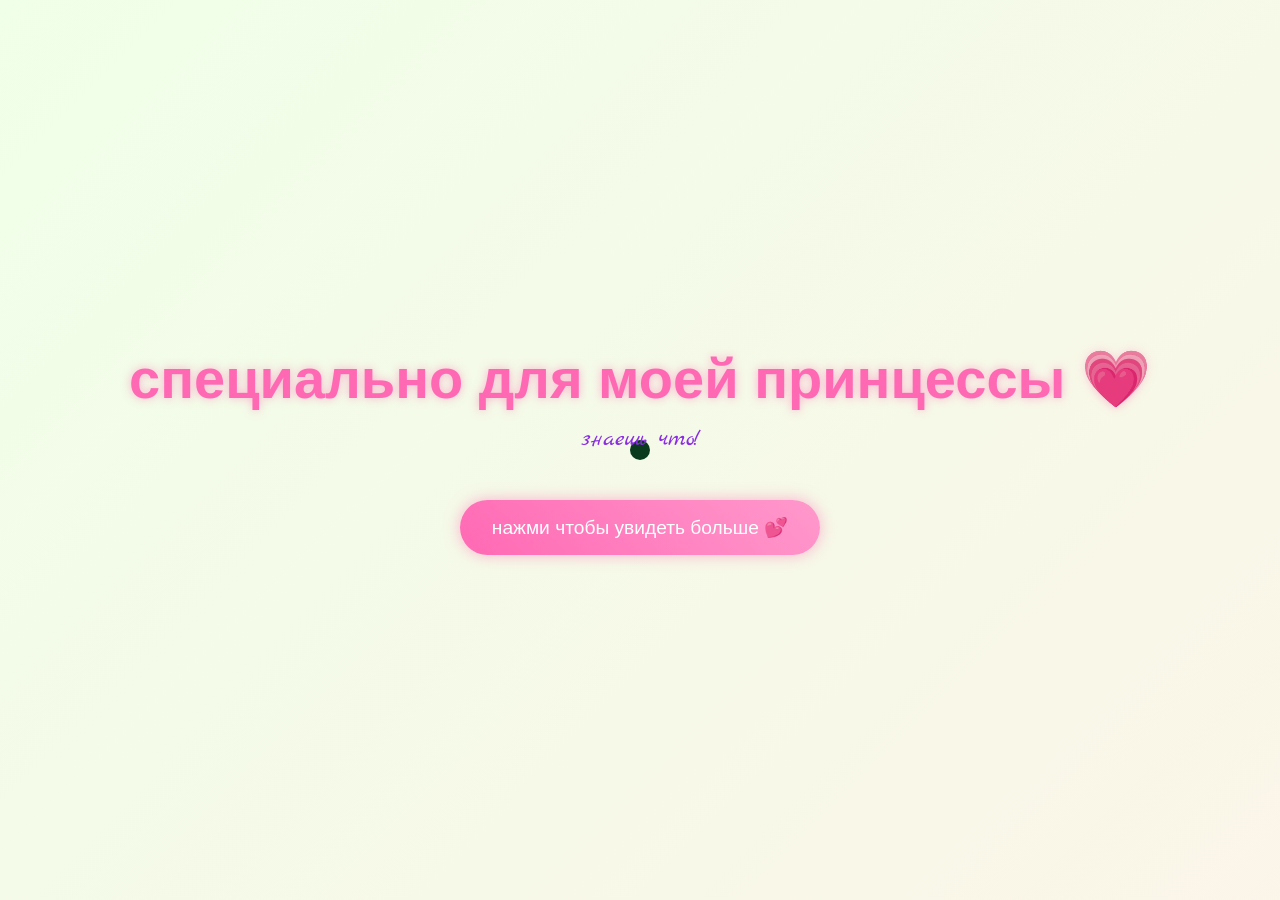
<file: index.html>
<!DOCTYPE html>
<html lang="ru">
<head>
    <meta charset="UTF-8">
    <meta name="viewport" content="width=device-width, initial-scale=1.0">
    <title>с днем принцесс💕</title>
    <script src="https://cdnjs.cloudflare.com/ajax/libs/gsap/3.12.2/gsap.min.js"></script>
    <link rel="stylesheet" href="style.css">
    
</head>
<body>
    <div class="cursor"></div>
    <div class="container">
        <h1>специально для моей принцессы 💗</h1>
        <div class="greeting"></div>
        <button class="cta-button">нажми чтобы увидеть больше 💕</button>
    </div>

    <script src="script.js">
        
    </script>
</body>
</html>
</file>
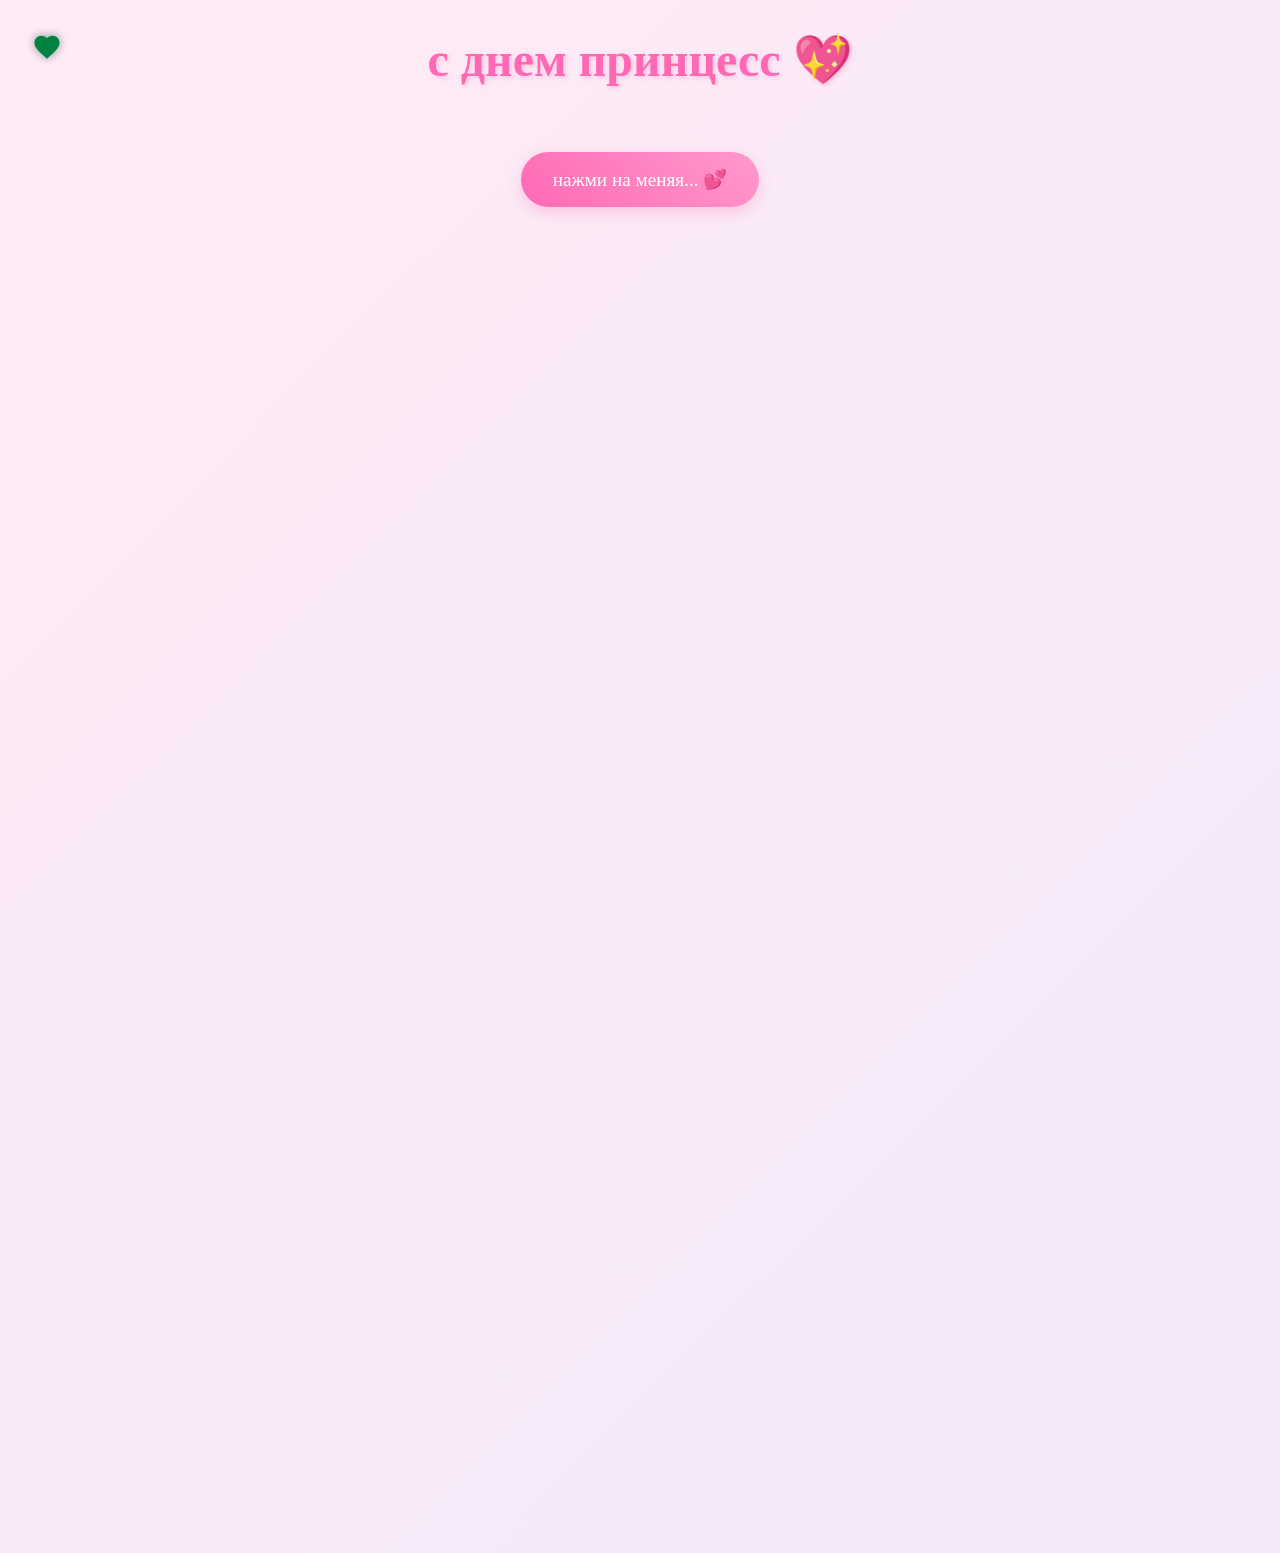
<file: cause.html>
<!DOCTYPE html>
<html lang="ru">
<head>
    <meta charset="UTF-8">
    <meta name="viewport" content="width=device-width, initial-scale=1.0">
    <title>ты моя самая лучшая! 💖</title>
    <script src="https://cdnjs.cloudflare.com/ajax/libs/gsap/3.12.2/gsap.min.js"></script>
    <link rel="stylesheet" href="./cause.css">
    <style>
       
    </style>
</head>
<body>
    <div class="custom-cursor">
        <svg viewBox="0 0 24 24">
            <path fill="#ff69b4" d="M12 21.35l-1.45-1.32C5.4 15.36 2 12.28 2 8.5 2 5.42 4.42 3 7.5 3c1.74 0 3.41.81 4.5 2.09C13.09 3.81 14.76 3 16.5 3 19.58 3 22 5.42 22 8.5c0 3.78-3.4 6.86-8.55 11.54L12 21.35z"/>
        </svg>
    </div>

    <div class="container">
        <h1>с днем принцесс 💖</h1>
        
        <div id="reasons-container"></div>
        
        <button class="shuffle-button">нажми на меняя... 💕</button>
        <div class="reason-counter"></div>

        <div class="ending-section">
            <div class="teddy-hug">
                <img src="./d1.jpg" alt="Teddy Hug">
            </div>
            <div class="ending-text">ты просто КОСМОСС ! 💖</div>
        </div>
    </div>

    <script src="cause.js">
       
    </script>
</body>
</html>
</file>
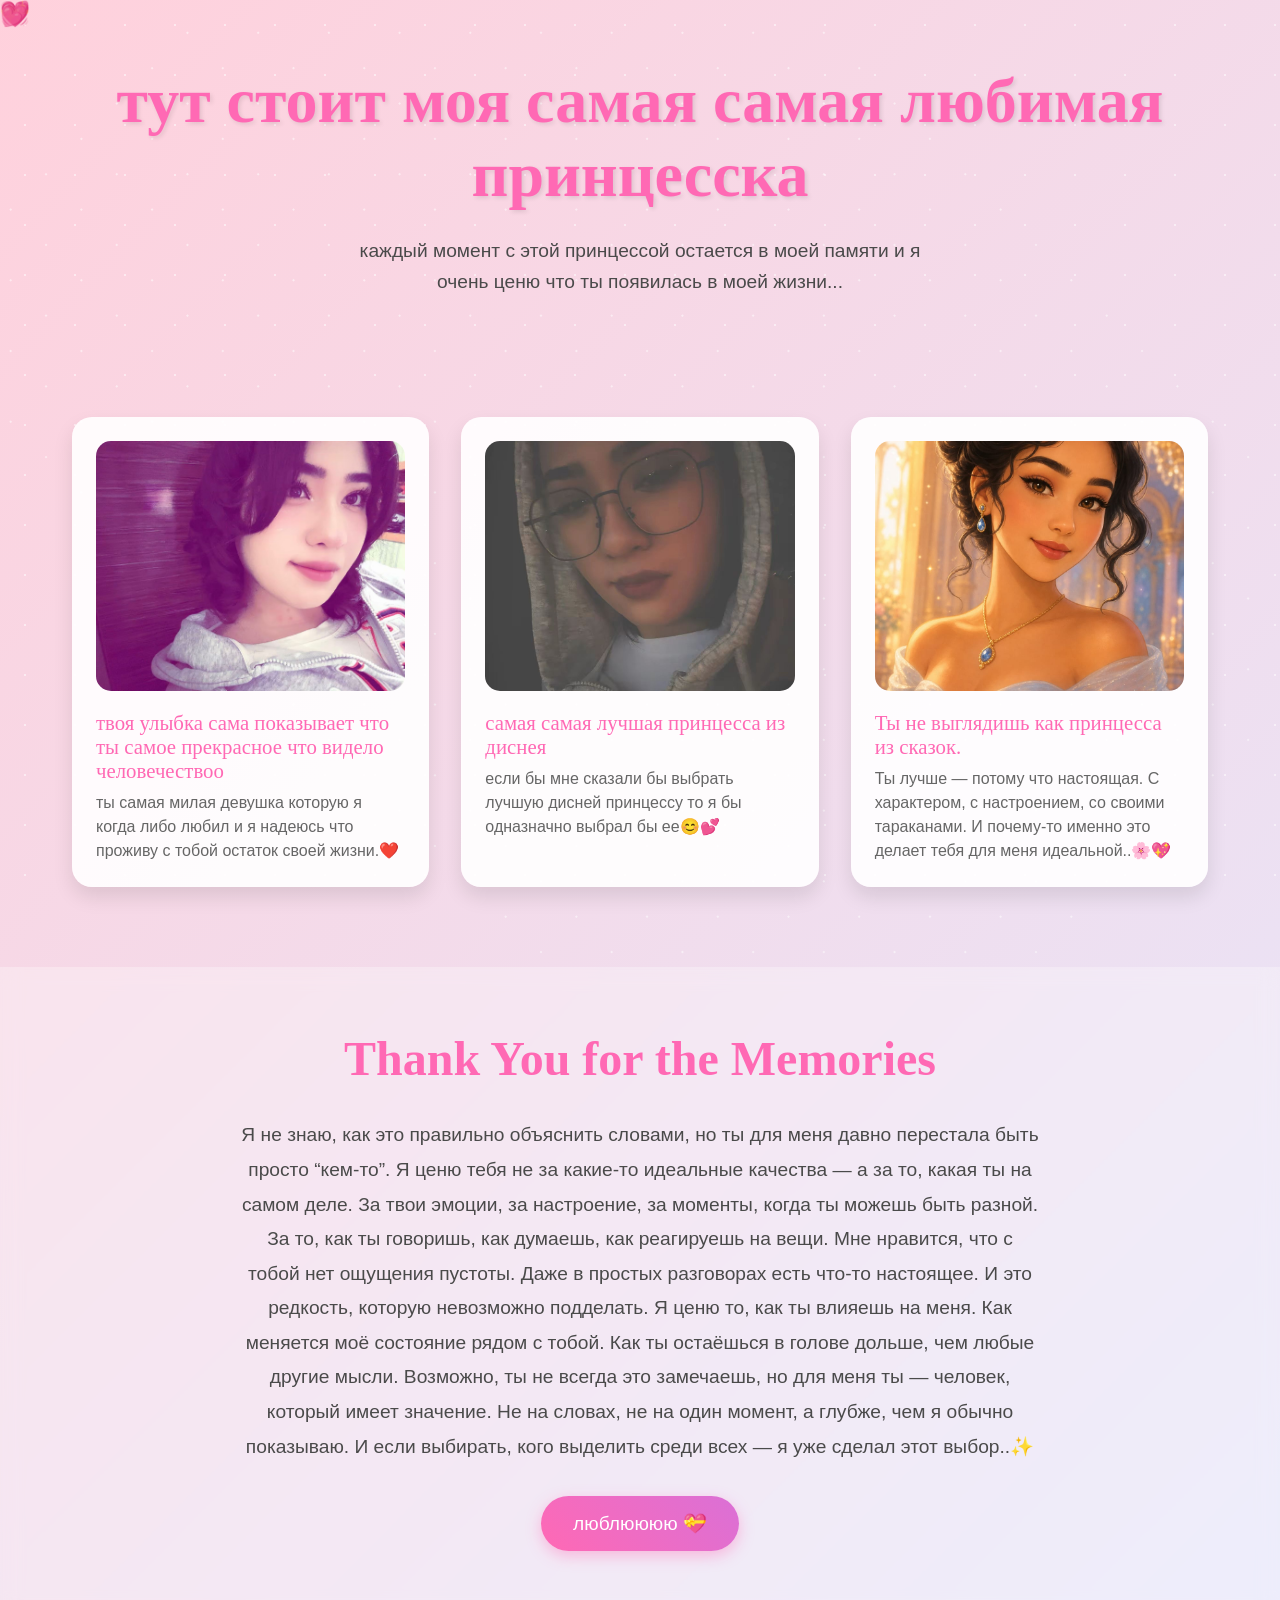
<file: last.html>
<!DOCTYPE html>
<html lang="ru">

<head>
    <meta charset="UTF-8">
    <meta name="viewport" content="width=device-width, initial-scale=1.0">
    <title>фоточки моей принцессы ✨</title>
    <style>
        @import url('https://fonts.googleapis.com/css2?family=Marck+Script&display=swap');

        * {
            margin: 0;
            padding: 0;
            box-sizing: border-box;
        }

        body {
            min-height: 100vh;
            background: linear-gradient(135deg,
                    #ffd1dc 0%,
                    #e6e6fa 25%,
                    #ffefd5 50%,
                    #e6e6fa 75%,
                    #ffd1dc 100%);
            background-size: 400% 400%;
            animation: gradientFlow 15s ease infinite;
            font-family: 'Quicksand', sans-serif;
            overflow-x: hidden;
            color: #4a4a4a;
        }

        @keyframes gradientFlow {
            0% {
                background-position: 0% 50%;
            }

            50% {
                background-position: 100% 50%;
            }

            100% {
                background-position: 0% 50%;
            }
        }

        /* Enhanced Sparkle Effect */
        .magic-sparkles {
            position: fixed;
            top: 0;
            left: 0;
            width: 100%;
            height: 100%;
            pointer-events: none;
            z-index: 1;
        }

        .sparkle {
            position: absolute;
            width: 6px;
            height: 6px;
            border-radius: 50%;
            background-color: white;
            animation: twinkle var(--duration, 4s) ease-in-out infinite;
            opacity: 0;
        }

        @keyframes twinkle {

            0%,
            100% {
                opacity: 0;
                transform: scale(0.5);
            }

            50% {
                opacity: 0.8;
                transform: scale(1);
            }
        }

        /* Generate 50 sparkles with different positions and animations */
        .magic-sparkles::before,
        .magic-sparkles::after {
            content: '';
            position: absolute;
            width: 100%;
            height: 100%;
            background-image: radial-gradient(circle, white 1px, transparent 1px);
            background-size: 50px 50px;
            animation: sparkleLayer 8s linear infinite;
            opacity: 0.5;
        }

        .magic-sparkles::after {
            animation-delay: -4s;
            transform: rotate(45deg);
        }

        @keyframes sparkleLayer {
            0% {
                transform: translateY(0);
            }

            100% {
                transform: translateY(-50px);
            }
        }

        /* Floating Hearts */
        .floating-hearts {
            position: fixed;
            width: 100%;
            height: 100%;
            pointer-events: none;
            z-index: 2;
        }

        .heart {
            position: absolute;
            font-size: 1.5rem;
            color: rgba(255, 105, 180, 0.6);
            animation: floatHeart var(--float-duration, 6s) ease-in-out infinite;
            animation-delay: var(--delay, 0s);
        }

        @keyframes floatHeart {
            0% {
                transform: translate(0, 100vh) rotate(0deg);
            }

            100% {
                transform: translate(var(--translate-x, 0), -100vh) rotate(360deg);
            }
        }

        /* Welcome Section */
        .welcome {
            text-align: center;
            padding: 4rem 2rem;
            position: relative;
            z-index: 3;
        }

        .welcome h1 {
            font-family: 'Dancing Script', cursive;
            font-size: 4rem;
            color: #ff69b4;
            text-shadow: 2px 2px 4px rgba(0, 0, 0, 0.1);
            animation: fadeInScale 2s ease;
        }

        .welcome p {
            font-size: 1.2rem;
            max-width: 600px;
            margin: 1.5rem auto;
            line-height: 1.6;
            animation: fadeIn 2s ease 0.5s both;
        }

        /* Enhanced Memory Cards */
        .memory-container {
            max-width: 1200px;
            margin: 0 auto;
            padding: 2rem;
            display: grid;
            grid-template-columns: repeat(auto-fit, minmax(300px, 1fr));
            gap: 2rem;
            z-index: 3;
            position: relative;
        }

        .memory-card {
            background: rgba(255, 255, 255, 0.9);
            border-radius: 20px;
            padding: 1.5rem;
            box-shadow: 0 10px 20px rgba(0, 0, 0, 0.1);
            transition: all 0.5s cubic-bezier(0.4, 0, 0.2, 1);
            position: relative;
            overflow: hidden;
        }

        .memory-card:hover {
            transform: translateY(-10px) scale(1.02);
            box-shadow: 0 15px 30px rgba(0, 0, 0, 0.15);
        }

        .memory-card::before {
            content: '';
            position: absolute;
            top: 0;
            left: 0;
            width: 100%;
            height: 100%;
            background: linear-gradient(45deg, transparent, rgba(255, 255, 255, 0.4), transparent);
            transform: translateX(-100%);
            transition: 0.5s;
        }

        .memory-card:hover::before {
            transform: translateX(100%);
        }

        .memory-img {
            width: 100%;
            height: 250px;
            object-fit: cover;
            border-radius: 15px;
            margin-bottom: 1rem;
            transition: transform 0.5s ease;
        }

        .memory-card:hover .memory-img {
            transform: scale(1.05);
        }

        .memory-date {
            font-family: 'Dancing Script', cursive;
            color: #ff69b4;
            font-size: 1.3rem;
            margin-bottom: 0.5rem;
        }

        .memory-caption {
            font-size: 1rem;
            line-height: 1.5;
            color: #666;
        }

        /* Final Message Section */
        .final-message {
            text-align: center;
            padding: 4rem 2rem;
            background: rgba(255, 255, 255, 0.3);
            backdrop-filter: blur(10px);
            margin-top: 3rem;
            position: relative;
            z-index: 3;
        }

        .final-message h2 {
            font-family: 'Dancing Script', cursive;
            font-size: 3rem;
            color: #ff69b4;
            margin-bottom: 2rem;
            animation: heartbeat 2s infinite;
        }

        @keyframes heartbeat {

            0%,
            100% {
                transform: scale(1);
            }

            50% {
                transform: scale(1.1);
            }
        }

        .final-message p {
            font-size: 1.2rem;
            max-width: 800px;
            margin: 0 auto 2rem;
            line-height: 1.8;
        }

        .goodbye-btn {
            display: inline-block;
            padding: 1rem 2rem;
            font-size: 1.2rem;
            background: linear-gradient(45deg, #ff69b4, #da70d6);
            color: white;
            border: none;
            border-radius: 50px;
            cursor: pointer;
            text-decoration: none;
            transition: all 0.3s ease;
            box-shadow: 0 5px 15px rgba(255, 105, 180, 0.4);
            animation: float 3s infinite ease-in-out;
        }

        .goodbye-btn:hover {
            transform: translateY(-5px);
            box-shadow: 0 8px 20px rgba(255, 105, 180, 0.6);
        }

        @keyframes float {

            0%,
            100% {
                transform: translateY(0);
            }

            50% {
                transform: translateY(-10px);
            }
        }

        /* Animations */
        @keyframes fadeInScale {
            0% {
                opacity: 0;
                transform: scale(0.8);
            }

            100% {
                opacity: 1;
                transform: scale(1);
            }
        }

        @keyframes fadeIn {
            0% {
                opacity: 0;
            }

            100% {
                opacity: 1;
            }
        }

        /* Generate Hearts */
        .js-generate-hearts {
            position: fixed;
            width: 100%;
            height: 100%;
            pointer-events: none;
            z-index: 2;
        }

        /* Custom Scrollbar */
        ::-webkit-scrollbar {
            width: 12px;
        }

        ::-webkit-scrollbar-track {
            background: rgba(255, 255, 255, 0.4);
        }

        ::-webkit-scrollbar-thumb {
            background: linear-gradient(45deg, #ff69b4, #da70d6);
            border-radius: 6px;
        }

        /* Responsive Design */
        @media (max-width: 768px) {
            .welcome h1 {
                font-size: 3rem;
            }

            .memory-container {
                grid-template-columns: 1fr;
            }

            .final-message h2 {
                font-size: 2.5rem;
            }
        }
    </style>
</head>

<body>
    <div class="magic-sparkles"></div>
    <div class="floating-hearts">
        <!-- Hearts will be generated via CSS -->
        <div class="heart" style="--float-duration: 6s; --delay: 0s; --translate-x: 20px;">💝</div>
        <div class="heart" style="--float-duration: 8s; --delay: 1s; --translate-x: -30px;">💖</div>
        <div class="heart" style="--float-duration: 7s; --delay: 2s; --translate-x: 40px;">💗</div>
        <div class="heart" style="--float-duration: 9s; --delay: 3s; --translate-x: -20px;">💓</div>
        <div class="heart" style="--float-duration: 5s; --delay: 4s; --translate-x: 30px;">💕</div>
    </div>

    <section class="welcome">
        <h1>тут стоит моя самая
            самая любимая
            принцесска</h1>
        <p>каждый момент с этой принцессой остается в моей памяти и я очень ценю что ты появилась в моей жизни...</p>
    </section>

    <div class="memory-container">
        <div class="memory-card">
            <img src="./d1.jpg" alt="First Date" class="memory-img">
            <div class="memory-date">твоя улыбка сама показывает что ты самое прекрасное что видело человечествоо</div>
            <div class="memory-caption">ты самая милая девушка которую я когда либо любил и я надеюсь что проживу с тобой остаток своей жизни.❤️</div>
        </div>
        <div class="memory-card">
            <img src="./d2.jpg" alt="Beach Day" class="memory-img">
            <div class="memory-date">самая самая лучшая принцесса из диснея </div>
            <div class="memory-caption">если бы мне сказали бы выбрать лучшую дисней принцессу то я бы одназначно выбрал бы ее😊💕</div>
        </div>
        <div class="memory-card">
            <img src="./d3.jpg" alt="Movie Night" class="memory-img">
            <div class="memory-date">Ты не выглядишь как принцесса из сказок.</div>
            <div class="memory-caption">Ты лучше — потому что настоящая.
С характером, с настроением, со своими тараканами.
И почему-то именно это делает тебя для меня идеальной..🌸💖</div>
        </div>

    </div>

    <section class="final-message">
        <h2>Thank You for the Memories</h2>
        <p>Я не знаю, как это правильно объяснить словами,
но ты для меня давно перестала быть просто “кем-то”.

Я ценю тебя не за какие-то идеальные качества —
а за то, какая ты на самом деле.
За твои эмоции, за настроение, за моменты, когда ты можешь быть разной.
За то, как ты говоришь, как думаешь, как реагируешь на вещи.

Мне нравится, что с тобой нет ощущения пустоты.
Даже в простых разговорах есть что-то настоящее.
И это редкость, которую невозможно подделать.

Я ценю то, как ты влияешь на меня.
Как меняется моё состояние рядом с тобой.
Как ты остаёшься в голове дольше, чем любые другие мысли.

Возможно, ты не всегда это замечаешь,
но для меня ты — человек, который имеет значение.
Не на словах, не на один момент,
а глубже, чем я обычно показываю.

И если выбирать, кого выделить среди всех —
я уже сделал этот выбор..✨</p>
        <a href="#" class="goodbye-btn">люблюююю 💝</a>
    </section>
</body>

</html>
</file>
<file: style.css>
@import url('https://fonts.googleapis.com/css2?family=Marck+Script&display=swap');

* {
    margin: 0;
    padding: 0;
    box-sizing: border-box;
    cursor: none;
}

body {
    min-height: 100vh;
    display: flex;
    flex-direction: column;
    align-items: center;
    justify-content: center;
    background: linear-gradient(-45deg, #fee9f7, #e8f5fe, #fef2e8, #f0ffe8);
    background-size: 400% 400%;
    animation: gradientBG 15s ease infinite;
    font-family: 'Arial Rounded MT Bold', Arial, sans-serif;
    overflow: hidden;
    position: relative;
}

.cursor {
    width: 20px;
    height: 20px;
    background: pink;
    border-radius: 50%;
    position: fixed;
    pointer-events: none;
    mix-blend-mode: difference;
    transition: transform 0.2s;
}

.container {
    text-align: center;
    z-index: 1;
}

h1 {
    font-size: 3.5rem;
    color: #ff69b4;
    text-shadow: 0 0 10px rgba(255, 105, 180, 0.5);
    margin-bottom: 2rem;
    opacity: 0;
}

.greeting {
    font-size: 1.5rem;
    color: #8a2be2;
    margin-bottom: 3rem;
    min-height: 2em;

    /* добавлено только это */
    font-family: "Marck Script", cursive;
}

.cta-button {
    padding: 1rem 2rem;
    font-size: 1.2rem;
    background: linear-gradient(45deg, #ff69b4, #ff99cc);
    border: none;
    border-radius: 50px;
    color: white;
    cursor: pointer;
    box-shadow: 0 0 15px rgba(255, 105, 180, 0.5);
    transition: transform 0.3s, box-shadow 0.3s;
    opacity: 0;
}

.cta-button:hover {
    transform: scale(1.1);
    box-shadow: 0 0 25px rgba(255, 105, 180, 0.7);
}

.floating {
    position: absolute;
    pointer-events: none;
    opacity: 0;
}

@keyframes gradientBG {
    0% { background-position: 0% 50%; }
    50% { background-position: 100% 50%; }
    100% { background-position: 0% 50%; }
}

@media (max-width: 768px) {
    h1 { font-size: 2rem; }
    .greeting { font-size: 1.2rem; }
    .cta-button { font-size: 1rem; }
}
</file>
<file: cause.css>
@import url('https://fonts.googleapis.com/css2?family=Marck+Script&display=swap');

* {
    margin: 0;
    padding: 0;
    box-sizing: border-box;
    cursor: none;
}

body {
    min-height: 100vh;
    background: linear-gradient(-45deg, #ffe6e6, #e6e6ff, #ffebf5);
    background-size: 400% 400%;
    animation: gradientBG 15s ease infinite;
    font-family: 'Quicksand', sans-serif;
    overflow-x: hidden;
    padding: 2rem;
}

.custom-cursor {
    width: 30px;
    height: 30px;
    position: fixed;
    pointer-events: none;
    z-index: 9999;
    mix-blend-mode: difference;
    transition: transform 0.1s;
}

.custom-cursor svg {
    width: 100%;
    height: 100%;
    filter: drop-shadow(0 0 5px rgba(255, 182, 193, 0.5));
}

.container {
    max-width: 1200px;
    margin: 0 auto;
    text-align: center;
    position: relative;
    z-index: 1;
}

h1 {
    font-family: 'Bubblegum Sans', cursive;
    font-size: 3rem;
    color: #ff69b4;
    text-shadow: 2px 2px 4px rgba(255, 105, 180, 0.3);
    margin-bottom: 2rem;
    animation: bounce 1s ease infinite;
}

.reason-card {
    background: rgba(255, 255, 255, 0.9);
    border-radius: 20px;
    padding: 2rem;
    margin: 1.5rem;
    box-shadow: 0 5px 15px rgba(0, 0, 0, 0.1);
    transition: transform 0.3s, box-shadow 0.3s;
    cursor: pointer;
    position: relative;
    overflow: hidden;
}

.reason-card:hover {
    transform: translateY(-5px);
    box-shadow: 0 8px 25px rgba(255, 105, 180, 0.2);
}

.reason-text {
    font-size: 1.2rem;
    margin-bottom: 1rem;
    position: relative;
    z-index: 2;
}

.gif-overlay {
    position: absolute;
    top: 0;
    left: 0;
    width: 100%;
    height: 100%;
    background: rgba(255, 255, 255, 0.95);
    display: flex;
    align-items: center;
    justify-content: center;
    opacity: 0;
    transition: opacity 0.3s;
    z-index: 1;
}

.reason-card:hover .gif-overlay {
    opacity: 1;
}

.shuffle-button {
    background: linear-gradient(45deg, #ff69b4, #ff99cc);
    border: none;
    border-radius: 50px;
    padding: 1rem 2rem;
    font-size: 1.2rem;
    color: white;
    margin: 2rem 0;
    cursor: pointer;
    transition: transform 0.3s;
    font-family: 'Comic Neue', cursive;
    box-shadow: 0 5px 15px rgba(255, 105, 180, 0.3);
}

.shuffle-button:hover {
    transform: scale(1.1);
}

.floating {
    position: fixed;
    pointer-events: none;
    animation: float 3s ease-in-out infinite;
}

.ending-section {
    margin-top: 4rem;
    padding: 2rem;
    text-align: center;
}

.ending-text {
    font-family: 'Bubblegum Sans', cursive;
    font-size: 2rem;
    color: #ff69b4;
    margin-bottom: 2rem;
    opacity: 0;
    transform: translateY(20px);
}

.teddy-hug {
    width: 200px;
    margin: 0 auto;
    transform: scale(0);
}

@keyframes gradientBG {
    0% { background-position: 0% 50%; }
    50% { background-position: 100% 50%; }
    100% { background-position: 0% 50%; }
}

@keyframes float {
    0%, 100% { transform: translateY(0); }
    50% { transform: translateY(-20px); }
}

@keyframes bounce {
    0%, 100% { transform: translateY(0); }
    50% { transform: translateY(-10px); }
}

@media (max-width: 768px) {
    h1 { font-size: 2rem; }
    .reason-card { margin: 1rem; }
    .reason-text { font-size: 1rem; }
}
.shuffle-button {
    background: linear-gradient(45deg, #ff69b4, #ff99cc);
    border: none;
    border-radius: 50px;
    padding: 1rem 2rem;
    font-size: 1.2rem;
    color: white;
    margin: 2rem 0;
    cursor: pointer;
    transition: all 0.3s;
    font-family: 'Comic Neue', cursive;
    box-shadow: 0 5px 15px rgba(255, 105, 180, 0.3);
}

.shuffle-button.story-mode {
    background: linear-gradient(45deg, #9b6dff, #ff6dc7);
    transform: scale(1.1);
}

.shuffle-button:hover {
    transform: scale(1.1);
}

.shuffle-button.story-mode:hover {
    transform: scale(1.2);
}

.reason-counter {
    font-size: 0.9rem;
    color: #ff69b4;
    margin-top: 1rem;
    opacity: 0.7;
}
</file>
